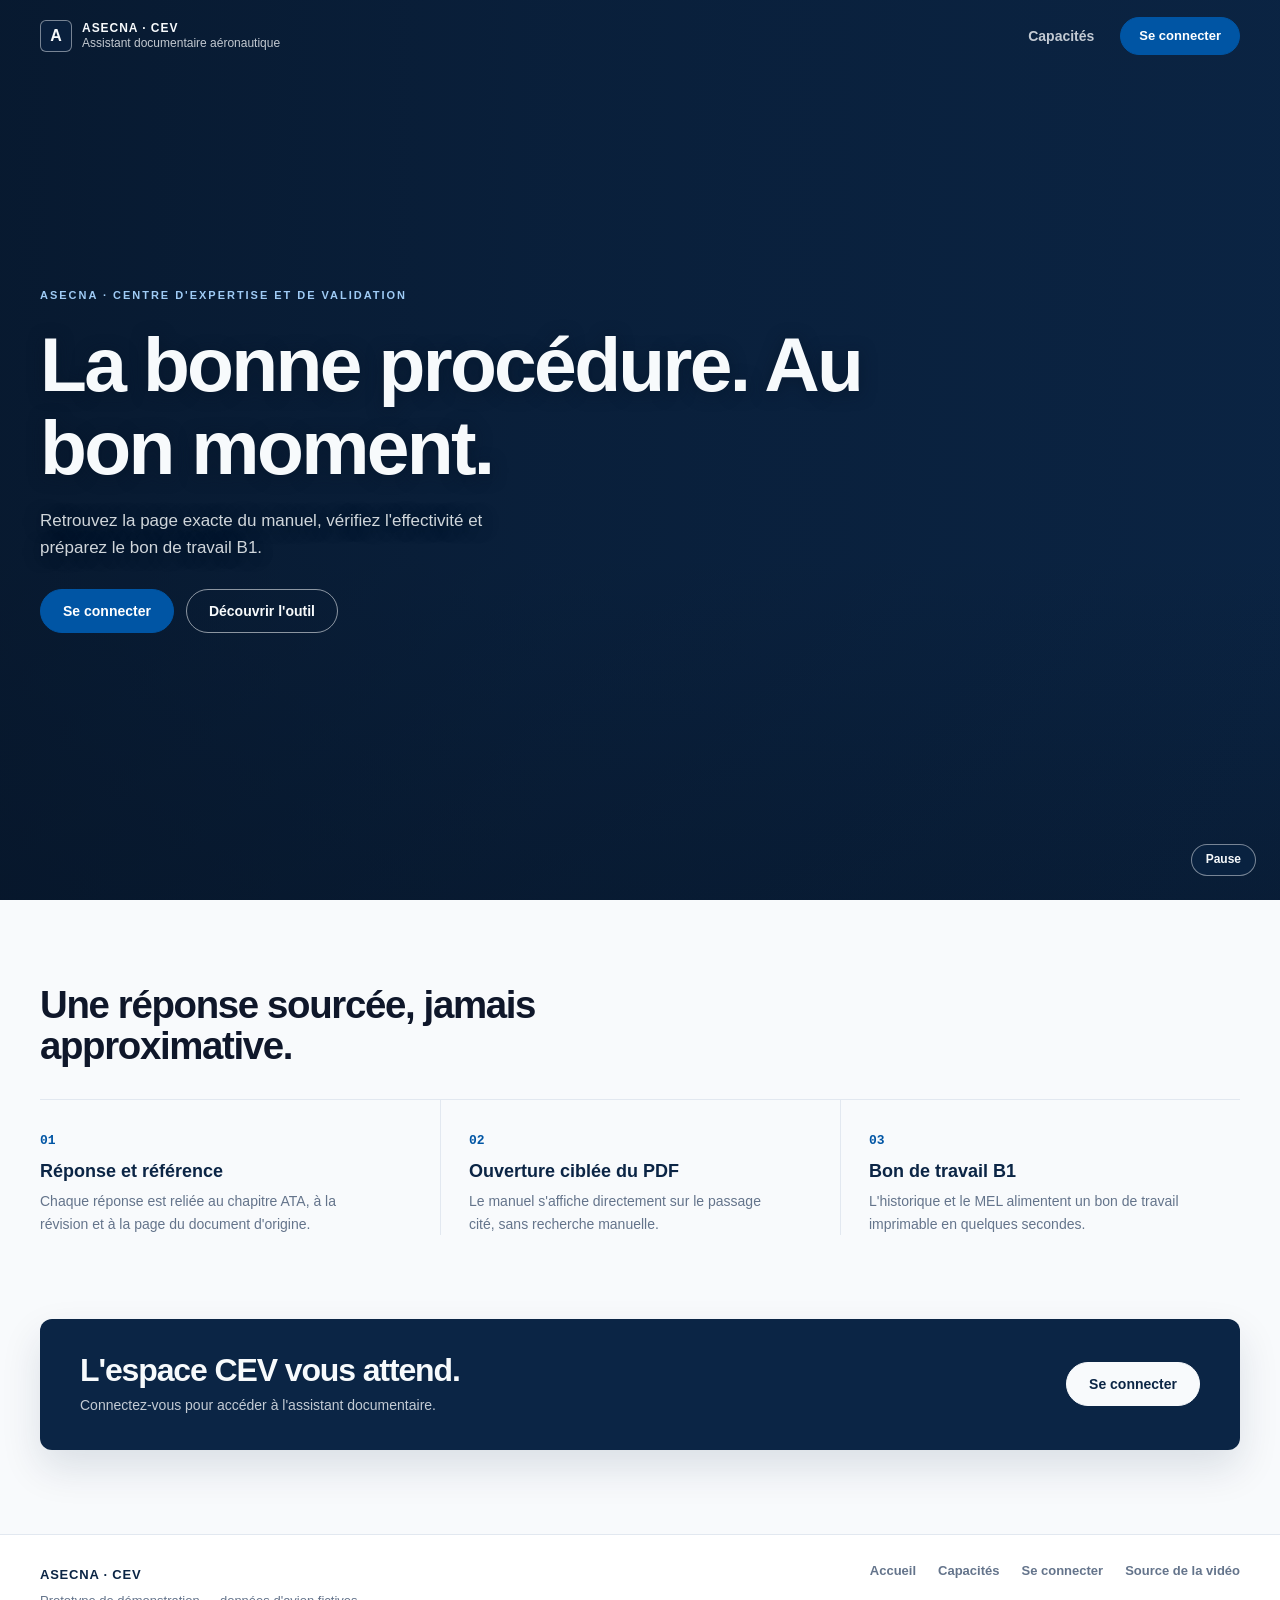
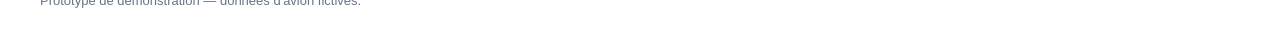
<file: ACCEUIL/index.html>
<!DOCTYPE html>
<html lang="fr">
<head>
  <meta charset="UTF-8" />
  <meta name="viewport" content="width=device-width, initial-scale=1.0" />
  <meta name="description" content="ASECNA CEV — assistant documentaire de maintenance aéronautique." />
  <title>ASECNA · CEV — Accueil</title>
  <link rel="preload" as="image" href="https://i.pinimg.com/videos/thumbnails/originals/ba/af/3a/baaf3a079cb278181a48b9492a53f783.0000000.jpg" />
  <link rel="stylesheet" href="/ACCEUIL/css/styles.css" />
</head>
<body class="page-home">
  <header class="site-header header-overlay">
    <div class="header-inner">
      <a class="brand" href="/ACCEUIL/" aria-label="ASECNA CEV, accueil">
        <span class="brand-mark" aria-hidden="true">A</span>
        <span class="brand-copy">
          <strong>ASECNA · CEV</strong>
          <span>Assistant documentaire aéronautique</span>
        </span>
      </a>
      <nav class="site-nav" aria-label="Navigation principale">
        <a href="#capacites">Capacités</a>
        <a class="btn btn-primary btn-small" href="/ACCEUIL/connexion.html">Se connecter</a>
      </nav>
    </div>
  </header>

  <main>
    <section class="hero-video" aria-labelledby="hero-title">
      <video id="bg-video" class="hero-media" autoplay muted loop playsinline preload="metadata" poster="https://i.pinimg.com/videos/thumbnails/originals/ba/af/3a/baaf3a079cb278181a48b9492a53f783.0000000.jpg" aria-hidden="true">
        <source src="https://v1.pinimg.com/videos/iht/expMp4/ba/af/3a/baaf3a079cb278181a48b9492a53f783_720w.mp4" type="video/mp4" />
      </video>
      <div class="hero-scrim" aria-hidden="true"></div>
      <div class="container hero-content">
        <p class="eyebrow">ASECNA · Centre d'expertise et de validation</p>
        <h1 id="hero-title">La bonne procédure. Au bon moment.</h1>
        <p class="hero-sub">Retrouvez la page exacte du manuel, vérifiez l'effectivité et préparez le bon de travail B1.</p>
        <div class="hero-actions">
          <a class="btn btn-primary" href="/ACCEUIL/connexion.html">Se connecter</a>
          <a class="btn btn-ghost" href="#capacites">Découvrir l'outil</a>
        </div>
      </div>
      <button type="button" id="video-toggle" class="video-control" aria-label="Mettre la vidéo en pause">Pause</button>
    </section>

    <section class="section" id="capacites">
      <div class="container">
        <h2>Une réponse sourcée, jamais approximative.</h2>
        <div class="feature-row">
          <article class="feature">
            <span class="feature-number">01</span>
            <h3>Réponse et référence</h3>
            <p>Chaque réponse est reliée au chapitre ATA, à la révision et à la page du document d'origine.</p>
          </article>
          <article class="feature">
            <span class="feature-number">02</span>
            <h3>Ouverture ciblée du PDF</h3>
            <p>Le manuel s'affiche directement sur le passage cité, sans recherche manuelle.</p>
          </article>
          <article class="feature">
            <span class="feature-number">03</span>
            <h3>Bon de travail B1</h3>
            <p>L'historique et le MEL alimentent un bon de travail imprimable en quelques secondes.</p>
          </article>
        </div>
      </div>
    </section>

    <section class="container">
      <div class="cta-panel">
        <div>
          <h2>L'espace CEV vous attend.</h2>
          <p>Connectez-vous pour accéder à l'assistant documentaire.</p>
        </div>
        <a class="btn btn-light" href="/ACCEUIL/connexion.html">Se connecter</a>
      </div>
    </section>
  </main>

  <footer class="site-footer">
    <div class="container footer-inner">
      <div>
        <strong>ASECNA · CEV</strong>
        <p>Prototype de démonstration — données d'avion fictives.</p>
      </div>
      <div class="footer-links">
        <a href="/ACCEUIL/">Accueil</a>
        <a href="#capacites">Capacités</a>
        <a href="/ACCEUIL/connexion.html">Se connecter</a>
        <a href="https://www.pinterest.com/pin/892346113750647972/" target="_blank" rel="noopener noreferrer">Source de la vidéo</a>
      </div>
    </div>
  </footer>

  <script src="/ACCEUIL/js/app.js" defer></script>
</body>
</html>
</file>
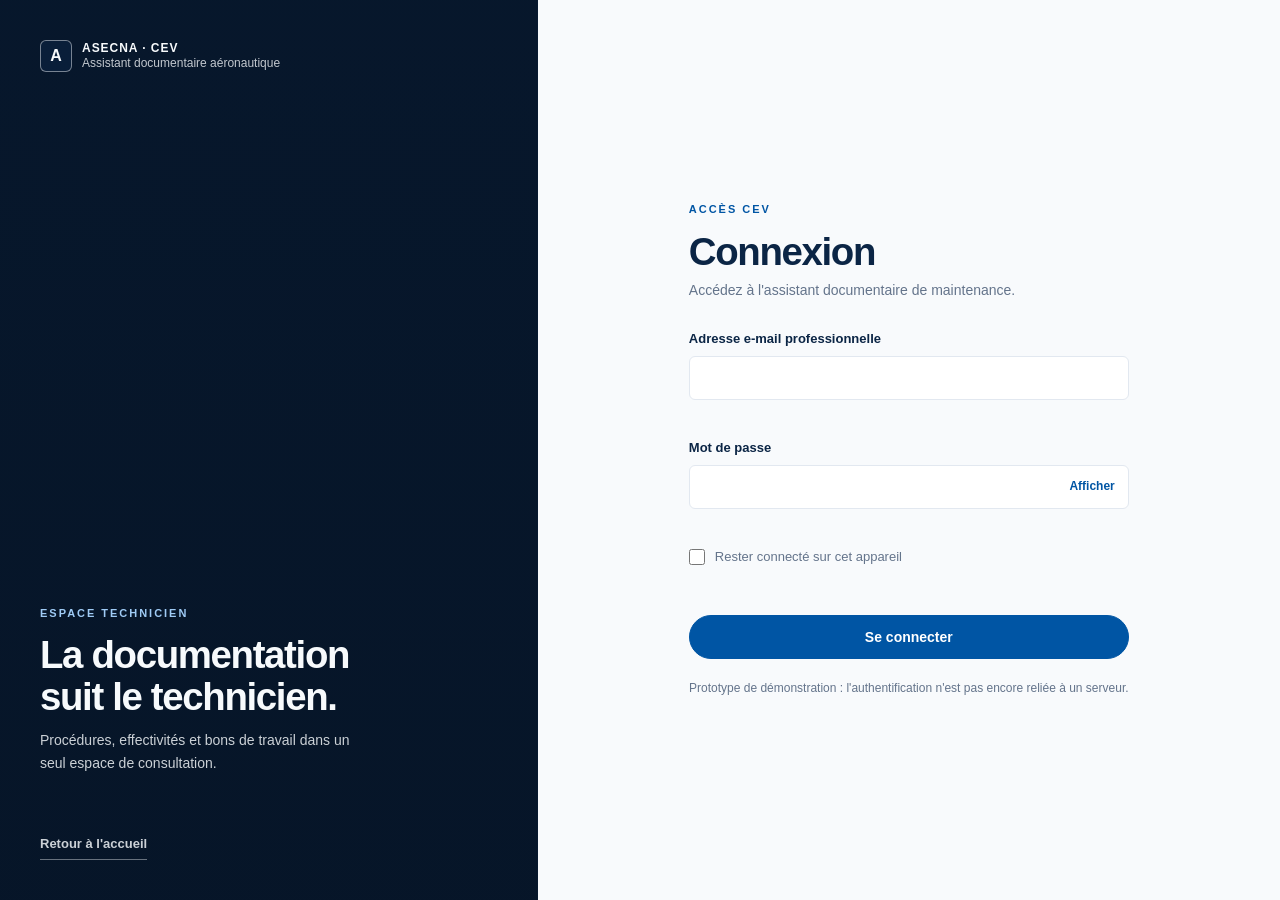
<file: ACCEUIL/connexion.html>
<!DOCTYPE html>
<html lang="fr">
<head>
  <meta charset="UTF-8" />
  <meta name="viewport" content="width=device-width, initial-scale=1.0" />
  <meta name="description" content="Connexion à l'espace ASECNA CEV." />
  <title>ASECNA · CEV — Connexion</title>
  <link rel="stylesheet" href="/ACCEUIL/css/styles.css" />
</head>
<body class="page-login">
  <main class="login-shell">
    <aside class="login-visual">
      <div class="visual-content">
        <div class="brand brand-light">
          <span class="brand-mark" aria-hidden="true">A</span>
          <span class="brand-copy">
            <strong>ASECNA · CEV</strong>
            <span>Assistant documentaire aéronautique</span>
          </span>
        </div>
        <div class="visual-message">
          <p class="eyebrow">Espace technicien</p>
          <h2>La documentation suit le technicien.</h2>
          <p>Procédures, effectivités et bons de travail dans un seul espace de consultation.</p>
        </div>
        <a class="visual-back" href="/ACCEUIL/">Retour à l'accueil</a>
      </div>
    </aside>

    <section class="login-panel" aria-labelledby="login-title">
      <div class="login-card">
        <p class="eyebrow">Accès CEV</p>
        <h1 id="login-title">Connexion</h1>
        <p class="login-intro">Accédez à l'assistant documentaire de maintenance.</p>

        <form id="login-form" novalidate>
          <div class="field">
            <label for="email">Adresse e-mail professionnelle</label>
            <input id="email" name="email" type="email" autocomplete="username" required aria-describedby="email-error" />
            <p class="field-error" id="email-error" role="alert"></p>
          </div>

          <div class="field">
            <label for="password">Mot de passe</label>
            <div class="password-wrap">
              <input id="password" name="password" type="password" autocomplete="current-password" minlength="8" required aria-describedby="password-error" />
              <button type="button" id="toggle-password" class="password-toggle" aria-label="Afficher le mot de passe">Afficher</button>
            </div>
            <p class="field-error" id="password-error" role="alert"></p>
          </div>

          <label class="checkbox-row" for="remember">
            <input id="remember" name="remember" type="checkbox" />
            <span>Rester connecté sur cet appareil</span>
          </label>

          <p id="form-status" class="form-status" role="status" aria-live="polite"></p>
          <button type="submit" id="login-submit" class="btn btn-primary btn-block">Se connecter</button>
        </form>

        <p class="login-note">Prototype de démonstration : l'authentification n'est pas encore reliée à un serveur.</p>
      </div>
    </section>
  </main>

  <script src="/ACCEUIL/js/app.js" defer></script>
</body>
</html>
</file>
<file: ACCEUIL/css/styles.css>
:root {
  --bg: #f8fafc;
  --surface: #ffffff;
  --border: #e2e8f0;
  --ink: #0f172a;
  --heading: #0b2545;
  --muted: #64748b;
  --accent: #0055a4;
  --accent-hover: #00488d;
  --accent-soft: #eef5fc;
  --panel: #0b2545;
  --button-bg: #0055a4;
  --button-ink: #ffffff;
  --danger: #b42318;
  --success: #0f7b5a;
  --on-dark: #f7fafc;
  --radius: 12px;
  --radius-small: 6px;
  --shadow: 0 18px 40px rgba(11, 37, 69, 0.12);
}

@media (prefers-color-scheme: dark) {
  :root {
    --bg: #0b1524;
    --surface: #111f31;
    --border: #24354a;
    --ink: #e8eef6;
    --heading: #f0f5fb;
    --muted: #adbdce;
    --accent: #8cc3f7;
    --accent-hover: #a9d5ff;
    --accent-soft: #162f4c;
    --panel: #142d49;
    --button-bg: #8cc3f7;
    --button-ink: #0b1524;
    --danger: #ff9d94;
    --success: #7ee0bd;
    --shadow: 0 18px 40px rgba(0, 0, 0, 0.28);
  }
}

* {
  box-sizing: border-box;
}

html {
  scroll-behavior: smooth;
}

body {
  margin: 0;
  background: var(--bg);
  color: var(--ink);
  font-family: "Segoe UI", "Helvetica Neue", Arial, sans-serif;
  font-size: 16px;
  line-height: 1.6;
  -webkit-font-smoothing: antialiased;
}

a {
  color: inherit;
  text-decoration: none;
}

button,
input {
  font: inherit;
}

button {
  cursor: pointer;
}

button:active:not(:disabled) {
  transform: translateY(1px);
}

:focus-visible {
  outline: 2px solid var(--accent);
  outline-offset: 3px;
}

.container {
  width: min(100% - 48px, 1200px);
  margin-inline: auto;
}

.site-header {
  z-index: 10;
  height: 72px;
}

.header-overlay {
  position: absolute;
  top: 0;
  right: 0;
  left: 0;
  color: var(--on-dark);
}

.header-inner {
  display: flex;
  align-items: center;
  justify-content: space-between;
  gap: 24px;
  width: min(100% - 48px, 1200px);
  height: 100%;
  margin-inline: auto;
}

.brand {
  display: flex;
  align-items: center;
  gap: 10px;
  min-width: 0;
}

.brand-mark {
  display: grid;
  place-items: center;
  width: 32px;
  height: 32px;
  flex: 0 0 32px;
  border: 1px solid rgba(255, 255, 255, 0.45);
  border-radius: var(--radius-small);
  background: rgba(11, 37, 69, 0.55);
  color: var(--on-dark);
  font-weight: 700;
}

.brand-copy {
  display: flex;
  flex-direction: column;
  min-width: 0;
  line-height: 1.25;
}

.brand-copy strong {
  color: var(--heading);
  font-size: 12px;
  letter-spacing: 0.08em;
  text-transform: uppercase;
}

.brand-copy span {
  overflow: hidden;
  color: var(--muted);
  font-size: 12px;
  text-overflow: ellipsis;
  white-space: nowrap;
}

.header-overlay .brand-copy strong {
  color: var(--on-dark);
}

.header-overlay .brand-copy span,
.header-overlay .site-nav > a:not(.btn) {
  color: rgba(247, 250, 252, 0.78);
}

.site-nav {
  display: flex;
  align-items: center;
  gap: 26px;
  font-size: 14px;
  font-weight: 600;
}

.site-nav > a:not(.btn):hover,
.visual-back:hover {
  color: var(--on-dark);
}

.btn {
  display: inline-flex;
  align-items: center;
  justify-content: center;
  min-height: 44px;
  border: 1px solid transparent;
  border-radius: 999px;
  padding: 0 22px;
  font-size: 14px;
  font-weight: 700;
  white-space: nowrap;
  transition: background 0.18s ease, border-color 0.18s ease, color 0.18s ease, transform 0.18s ease;
}

.btn-primary {
  border-color: var(--button-bg);
  background: var(--button-bg);
  color: var(--button-ink);
}

.btn-primary:hover:not(:disabled) {
  border-color: var(--accent-hover);
  background: var(--accent-hover);
  color: var(--button-ink);
}

.btn-primary:disabled {
  opacity: 0.7;
  cursor: wait;
}

.btn-ghost {
  border-color: rgba(247, 250, 252, 0.55);
  background: transparent;
  color: var(--on-dark);
}

.btn-ghost:hover {
  border-color: var(--on-dark);
  background: rgba(247, 250, 252, 0.12);
}

.btn-light {
  border-color: #f8fafc;
  background: #f8fafc;
  color: #0b2545;
}

.btn-light:hover {
  border-color: #dbe9f7;
  background: #dbe9f7;
}

.btn-small {
  min-height: 38px;
  padding: 0 18px;
  font-size: 13px;
}

.btn-block {
  width: 100%;
}

.hero-video {
  position: relative;
  display: flex;
  align-items: center;
  min-height: 100svh;
  overflow: hidden;
  background: #0b2545;
  color: var(--on-dark);
}

.hero-media {
  position: absolute;
  inset: 0;
  width: 100%;
  height: 100%;
  object-fit: cover;
  object-position: center 40%;
  filter: saturate(1.05) brightness(1.08);
}

.hero-scrim {
  position: absolute;
  inset: 0;
  background: linear-gradient(90deg, rgba(6, 20, 38, 0.68) 0%, rgba(6, 20, 38, 0.34) 42%, rgba(6, 20, 38, 0.08) 100%), linear-gradient(0deg, rgba(6, 20, 38, 0.42) 0%, transparent 38%);
}

.hero-content h1,
.hero-sub {
  text-shadow: 0 2px 16px rgba(6, 20, 38, 0.55);
}

.hero-content {
  position: relative;
  z-index: 2;
  padding: 120px 0 100px;
}

.eyebrow {
  margin: 0;
  color: var(--accent);
  font-size: 11px;
  font-weight: 700;
  letter-spacing: 0.18em;
  text-transform: uppercase;
}

.hero-video .eyebrow {
  color: #9fcbf5;
}

.hero-content h1,
.section h2,
.cta-panel h2,
.visual-message h2,
.login-card h1 {
  font-weight: 700;
  letter-spacing: -0.035em;
  line-height: 1.08;
}

.hero-content h1 {
  max-width: 20ch;
  margin: 18px 0;
  font-size: clamp(2.8rem, 6vw, 5rem);
}

.hero-sub {
  max-width: 54ch;
  margin: 0;
  color: rgba(247, 250, 252, 0.84);
  font-size: 17px;
}

.hero-actions {
  display: flex;
  flex-wrap: wrap;
  gap: 12px;
  margin-top: 28px;
}

.video-control {
  position: absolute;
  right: 24px;
  bottom: 24px;
  z-index: 3;
  min-height: 32px;
  border: 1px solid rgba(255, 255, 255, 0.45);
  border-radius: 999px;
  padding: 0 14px;
  background: rgba(11, 37, 69, 0.72);
  color: var(--on-dark);
  font-size: 12px;
  font-weight: 700;
  backdrop-filter: blur(6px);
}

.video-control:focus-visible {
  outline-color: #ffffff;
}

.section {
  padding: 84px 0;
}

.section h2 {
  max-width: 24ch;
  margin: 0 0 32px;
  font-size: clamp(1.9rem, 3vw, 2.6rem);
}

.feature-row {
  display: grid;
  grid-template-columns: repeat(3, minmax(0, 1fr));
  border-top: 1px solid var(--border);
}

.feature {
  padding: 26px 28px 0 0;
}

.feature:not(:first-child) {
  border-left: 1px solid var(--border);
  padding-left: 28px;
}

.feature-number {
  color: var(--accent);
  font-family: Consolas, "SFMono-Regular", monospace;
  font-size: 13px;
  font-weight: 700;
}

.feature h3 {
  margin: 8px 0;
  color: var(--heading);
  font-size: 18px;
  line-height: 1.25;
}

.feature p {
  max-width: 40ch;
  margin: 0;
  color: var(--muted);
  font-size: 14px;
}

.cta-panel {
  display: flex;
  align-items: center;
  justify-content: space-between;
  gap: 24px;
  margin-bottom: 84px;
  border-radius: var(--radius);
  padding: 34px 40px;
  background: var(--panel);
  color: var(--on-dark);
  box-shadow: var(--shadow);
}

.cta-panel h2 {
  margin: 0 0 6px;
  color: var(--on-dark);
  font-size: clamp(1.5rem, 2.5vw, 2rem);
}

.cta-panel p {
  margin: 0;
  color: rgba(247, 250, 252, 0.78);
  font-size: 14px;
}

.site-footer {
  border-top: 1px solid var(--border);
  padding: 26px 0 40px;
  background: var(--surface);
}

.footer-inner {
  display: flex;
  align-items: flex-start;
  justify-content: space-between;
  gap: 24px;
}

.footer-inner strong {
  color: var(--heading);
  font-size: 13px;
  letter-spacing: 0.06em;
  text-transform: uppercase;
}

.footer-inner p {
  margin: 4px 0 0;
  color: var(--muted);
  font-size: 13px;
}

.footer-links {
  display: flex;
  flex-wrap: wrap;
  gap: 8px 22px;
  font-size: 13px;
  font-weight: 600;
}

.footer-links a {
  color: var(--muted);
}

.footer-links a:hover {
  color: var(--accent);
}

.login-shell {
  display: grid;
  grid-template-columns: minmax(320px, 42%) 1fr;
  min-height: 100svh;
}

.login-visual {
  position: relative;
  display: flex;
  overflow: hidden;
  padding: 40px;
  background-color: #0b2545;
  background-image: linear-gradient(180deg, rgba(6, 20, 38, 0.82) 0%, rgba(6, 20, 38, 0.92) 100%), url("https://i.pinimg.com/videos/thumbnails/originals/ba/af/3a/baaf3a079cb278181a48b9492a53f783.0000000.jpg");
  background-position: center;
  background-size: cover;
  color: var(--on-dark);
}

.visual-content {
  display: flex;
  flex-direction: column;
  justify-content: space-between;
  gap: 60px;
  width: 100%;
}

.brand-light .brand-copy strong {
  color: var(--on-dark);
}

.brand-light .brand-copy span {
  color: rgba(247, 250, 252, 0.78);
}

.visual-message {
  margin-top: auto;
}

.visual-message h2 {
  max-width: 16ch;
  margin: 12px 0;
  font-size: clamp(2rem, 3vw, 3rem);
}

.visual-message > p:last-child {
  max-width: 42ch;
  margin: 0;
  color: rgba(247, 250, 252, 0.82);
  font-size: 14px;
}

.visual-message .eyebrow {
  color: #9fcbf5;
}

.visual-back {
  width: fit-content;
  border-bottom: 1px solid rgba(247, 250, 252, 0.4);
  padding-bottom: 4px;
  color: rgba(247, 250, 252, 0.82);
  font-size: 13px;
  font-weight: 600;
}

.login-panel {
  display: grid;
  place-items: center;
  padding: 48px 32px;
  background: var(--bg);
}

.login-card {
  width: min(100%, 440px);
}

.login-card h1 {
  margin: 12px 0 6px;
  color: var(--heading);
  font-size: clamp(2rem, 3vw, 2.6rem);
}

.login-intro {
  margin: 0 0 28px;
  color: var(--muted);
  font-size: 14px;
}

.field {
  display: flex;
  flex-direction: column;
  gap: 6px;
  margin-bottom: 16px;
}

.field label {
  color: var(--heading);
  font-size: 13px;
  font-weight: 700;
}

.field input {
  width: 100%;
  height: 44px;
  border: 1px solid var(--border);
  border-radius: var(--radius-small);
  padding: 0 12px;
  background: var(--surface);
  color: var(--ink);
}

.field input::placeholder {
  color: var(--muted);
}

.field input[aria-invalid="true"] {
  border-color: var(--danger);
}

.field-error {
  min-height: 16px;
  margin: 0;
  color: var(--danger);
  font-size: 12px;
}

.password-wrap {
  position: relative;
}

.password-wrap input {
  padding-right: 84px;
}

.password-toggle {
  position: absolute;
  top: 6px;
  right: 6px;
  height: 32px;
  border: 0;
  border-radius: var(--radius-small);
  padding: 0 8px;
  background: transparent;
  color: var(--accent);
  font-size: 12px;
  font-weight: 700;
}

.password-toggle:hover {
  background: var(--accent-soft);
}

.checkbox-row {
  display: flex;
  align-items: center;
  gap: 10px;
  margin: 4px 0 20px;
  color: var(--muted);
  font-size: 13px;
}

.checkbox-row input {
  width: 16px;
  height: 16px;
  margin: 0;
  accent-color: var(--accent);
}

.form-status {
  min-height: 20px;
  margin: 0 0 8px;
  color: var(--danger);
  font-size: 13px;
}

.form-status.is-success {
  color: var(--success);
}

.login-note {
  margin: 20px 0 0;
  color: var(--muted);
  font-size: 12px;
  text-align: center;
}

@media (max-width: 900px) {
  .feature-row {
    grid-template-columns: 1fr;
  }

  .feature,
  .feature:not(:first-child) {
    border-left: 0;
    padding: 22px 0;
  }

  .feature:not(:last-child) {
    border-bottom: 1px solid var(--border);
  }

  .cta-panel {
    align-items: stretch;
    flex-direction: column;
  }

  .login-shell {
    grid-template-columns: 1fr;
  }

  .login-visual {
    min-height: 360px;
    padding: 28px;
  }

  .visual-content {
    gap: 40px;
  }

  .visual-message h2 {
    max-width: none;
  }

  .login-panel {
    padding: 40px 24px;
  }
}

@media (max-width: 600px) {
  .container,
  .header-inner {
    width: min(100% - 32px, 1200px);
  }

  .site-header {
    height: 64px;
  }

  .header-overlay .site-nav > a:not(.btn),
  .brand-copy span {
    display: none;
  }

  .hero-content {
    padding: 110px 0 80px;
  }

  .hero-content h1 {
    font-size: clamp(2.4rem, 11vw, 3.2rem);
  }

  .hero-sub {
    font-size: 16px;
  }

  .hero-actions {
    align-items: stretch;
    flex-direction: column;
  }

  .section {
    padding: 60px 0;
  }

  .cta-panel {
    margin-bottom: 60px;
    padding: 28px;
  }

  .footer-inner {
    flex-direction: column;
  }

  .video-control {
    right: 16px;
    bottom: 16px;
  }
}

@media (prefers-reduced-motion: reduce) {
  html {
    scroll-behavior: auto;
  }

  *,
  *::before,
  *::after {
    transition-duration: 0.01ms !important;
    animation-duration: 0.01ms !important;
  }
}
</file>
